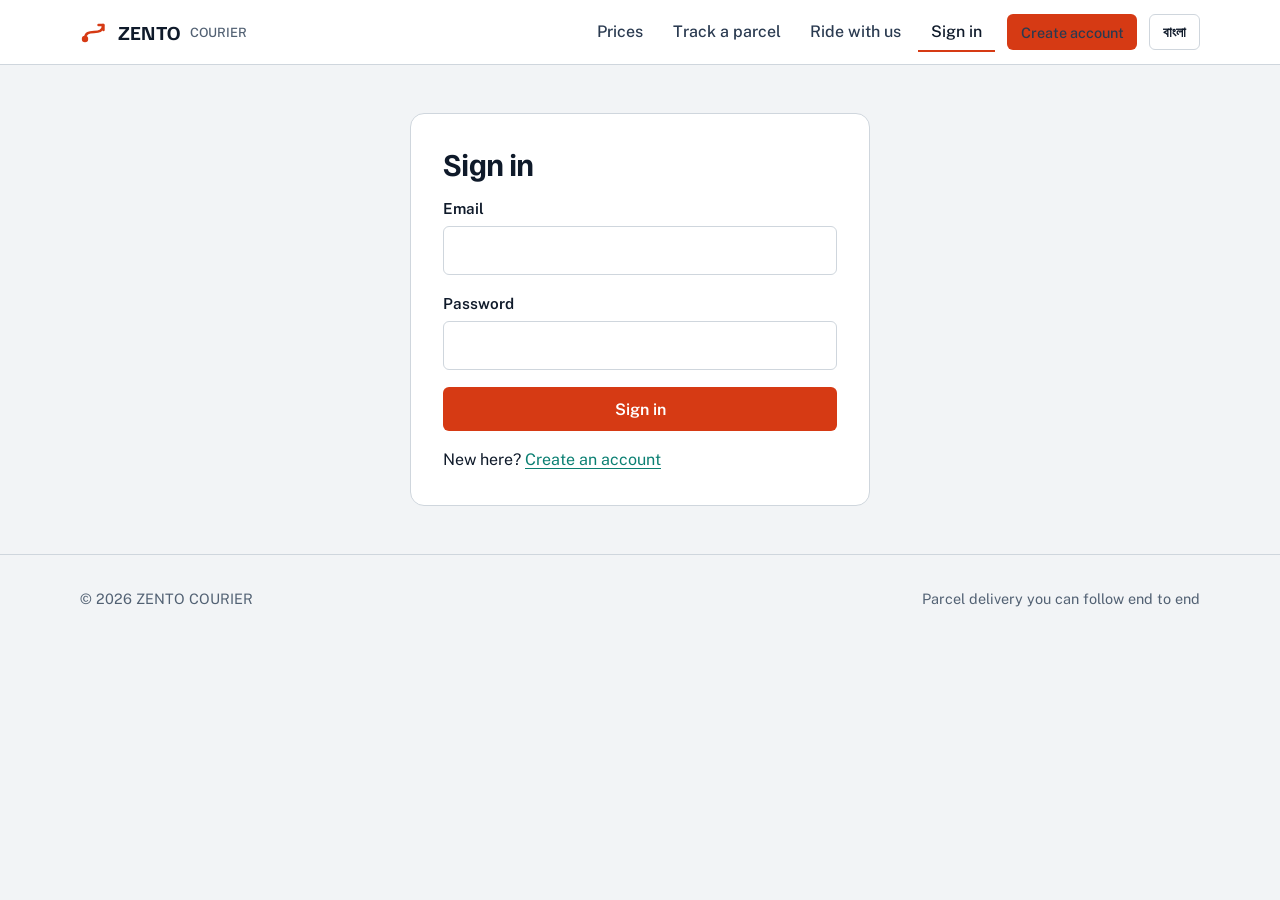
<file: frontend/book.html>
<!doctype html>
<html lang="en">
<head>
<meta charset="utf-8"><meta name="viewport" content="width=device-width, initial-scale=1"><meta name="color-scheme" content="light dark">
<link rel="preconnect" href="https://fonts.googleapis.com"><link rel="preconnect" href="https://fonts.gstatic.com" crossorigin>
<link href="https://fonts.googleapis.com/css2?family=Familjen+Grotesk:wght@500;700&family=Public+Sans:wght@400;500;600&display=swap" rel="stylesheet">
<link rel="stylesheet" href="css/style.css">
<title>Book a parcel | ZENTO COURIER</title>
<meta name="description" content="Book a pickup and get a tracking number.">
</head>
<body>
<a class="skip" href="#main">Skip to content</a>
<header class="site-header" id="site-header"></header>
<main id="main">

<div class="shell page">
  <div class="page-head"><h1 style="font-size:clamp(2rem,5vw,3rem)">Book a parcel</h1><p class="muted">The price on the right is taken from your wallet when you confirm. It updates as you fill in the form.</p></div>
  <div class="layout-aside" id="book-layout">
    <form class="card" id="book-form"><div class="form-error" role="alert" hidden></div>
      <div id="sender"></div><div id="recipient"></div>
      <fieldset><legend>Distance and speed</legend>
        <div class="choice-row" id="zone-choices" role="radiogroup" aria-label="Zone"></div><p class="err" data-for="zone"></p>
        <div class="choice-row" id="service-choices" role="radiogroup" aria-label="Service" style="margin-top:.8rem"></div><p class="err" data-for="service"></p>
      </fieldset>
      <fieldset><legend>The parcel</legend><div id="parcel"></div></fieldset>
      <button class="btn btn-primary" type="submit">Confirm booking</button>
    </form>
    <aside class="quote sticky" id="quote-panel" aria-live="polite"></aside>
  </div>
  <div class="card success narrow" id="done" hidden></div>
</div>
</main>
<footer class="site-footer" id="site-footer"></footer>
<noscript><p class="shell" style="padding:1rem">ZENTO COURIER needs JavaScript to run. Please enable it and reload.</p></noscript>
<script type="module" src="js/book.js"></script>
</body>
</html>
</file>
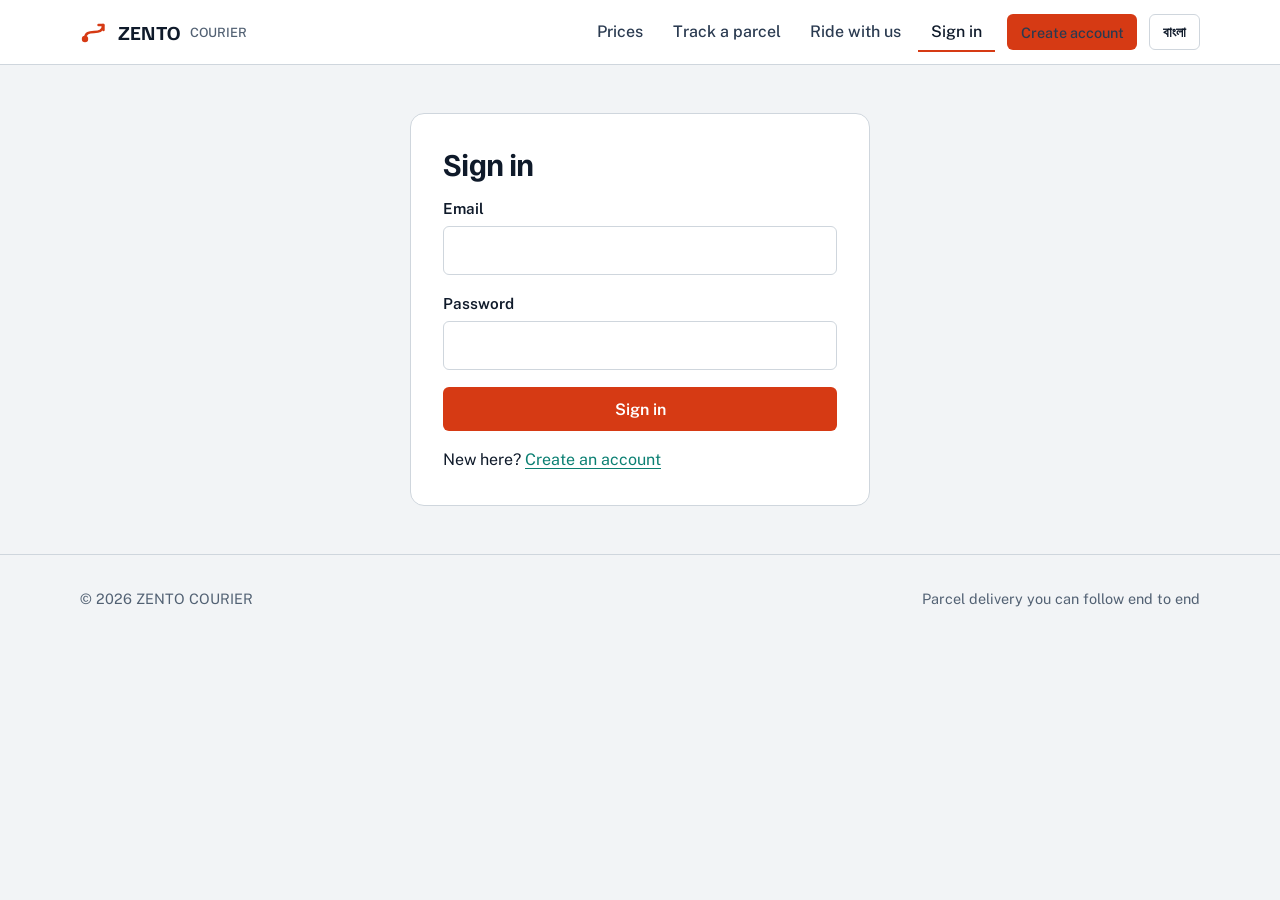
<file: frontend/dashboard.html>
<!doctype html>
<html lang="en">
<head>
<meta charset="utf-8"><meta name="viewport" content="width=device-width, initial-scale=1"><meta name="color-scheme" content="light dark">
<link rel="preconnect" href="https://fonts.googleapis.com"><link rel="preconnect" href="https://fonts.gstatic.com" crossorigin>
<link href="https://fonts.googleapis.com/css2?family=Familjen+Grotesk:wght@500;700&family=Public+Sans:wght@400;500;600&display=swap" rel="stylesheet">
<link rel="stylesheet" href="css/style.css">
<title>My parcels | ZENTO COURIER</title>
<meta name="description" content="Your bookings and their status.">
</head>
<body>
<a class="skip" href="#main">Skip to content</a>
<header class="site-header" id="site-header"></header>
<main id="main">

<div class="shell page">
  <div class="page-head toolbar"><div><h1 style="font-size:clamp(2rem,5vw,3rem);margin:0" id="greeting">My parcels</h1></div><a class="btn btn-primary" href="book.html">Book a parcel</a></div>
  <div class="stats" id="stats"></div>
  <div class="toolbar"><h2 style="margin:0;font-size:1.3rem">All bookings</h2>
    <div><label class="skip" for="filter">Filter by status</label><select id="filter"><option value="">All statuses</option></select></div></div>
  <div id="list" aria-live="polite"></div>
  <div class="pager" id="pager"></div>
  <dialog id="detail" aria-labelledby="detail-title"></dialog>
</div>
</main>
<footer class="site-footer" id="site-footer"></footer>
<noscript><p class="shell" style="padding:1rem">ZENTO COURIER needs JavaScript to run. Please enable it and reload.</p></noscript>
<script type="module" src="js/dashboard.js"></script>
</body>
</html>
</file>
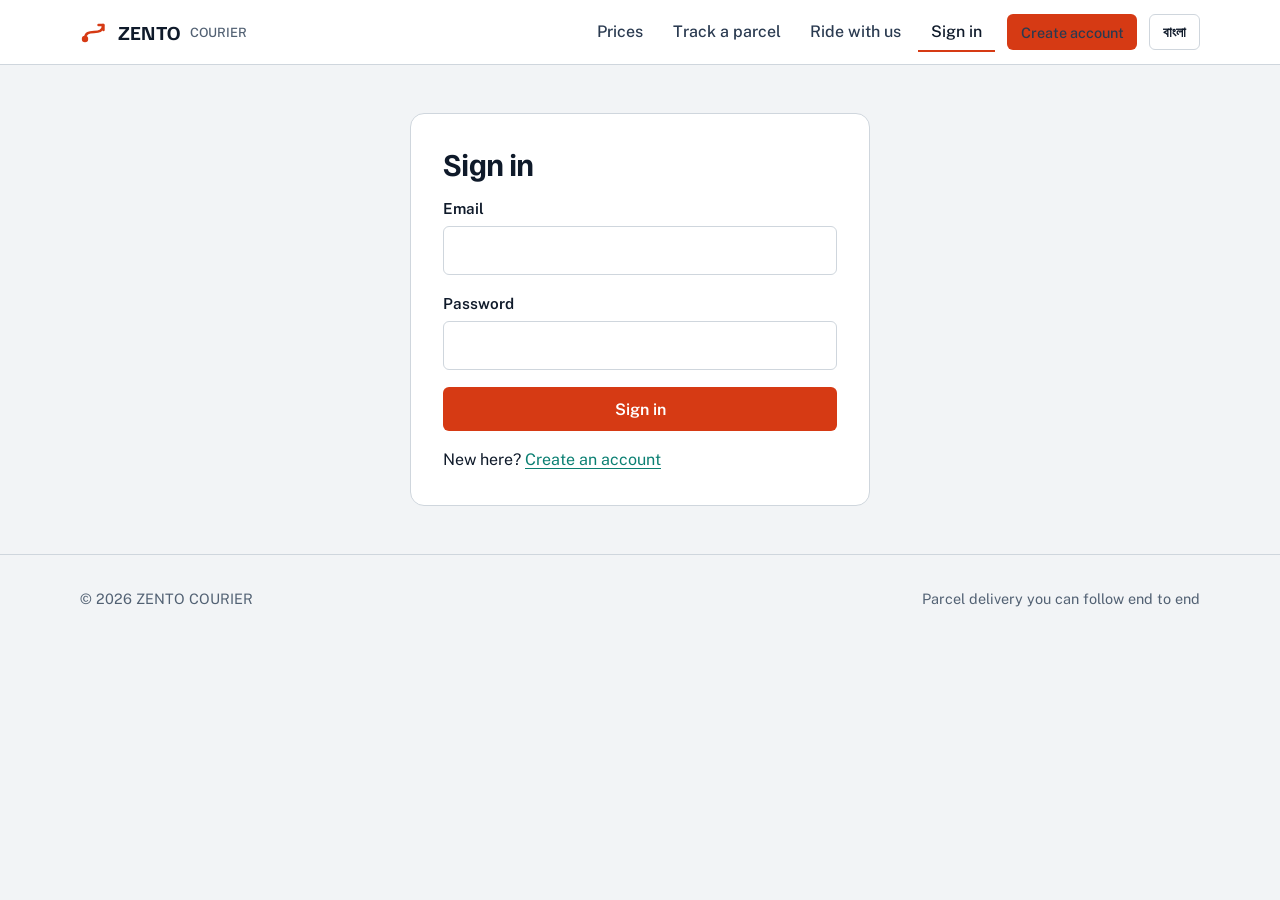
<file: frontend/login.html>
<!doctype html>
<html lang="en">
<head>
<meta charset="utf-8"><meta name="viewport" content="width=device-width, initial-scale=1"><meta name="color-scheme" content="light dark">
<link rel="preconnect" href="https://fonts.googleapis.com"><link rel="preconnect" href="https://fonts.gstatic.com" crossorigin>
<link href="https://fonts.googleapis.com/css2?family=Familjen+Grotesk:wght@500;700&family=Public+Sans:wght@400;500;600&display=swap" rel="stylesheet">
<link rel="stylesheet" href="css/style.css">
<title>Sign in | ZENTO COURIER</title>
<meta name="description" content="Sign in to book and manage parcels.">
</head>
<body>
<a class="skip" href="#main">Skip to content</a>
<header class="site-header" id="site-header"></header>
<main id="main">

<div class="shell"><div class="card narrow">
  <h1 style="font-size:2rem">Sign in</h1>
  <form id="login-form"><div class="form-error" role="alert" hidden></div><div id="fields"></div>
    <button class="btn btn-primary" type="submit" style="width:100%">Sign in</button></form>
  <p style="margin:1rem 0 0">New here? <a href="register.html">Create an account</a></p>
</div></div>
</main>
<footer class="site-footer" id="site-footer"></footer>
<noscript><p class="shell" style="padding:1rem">ZENTO COURIER needs JavaScript to run. Please enable it and reload.</p></noscript>
<script type="module" src="js/login.js"></script>
</body>
</html>
</file>
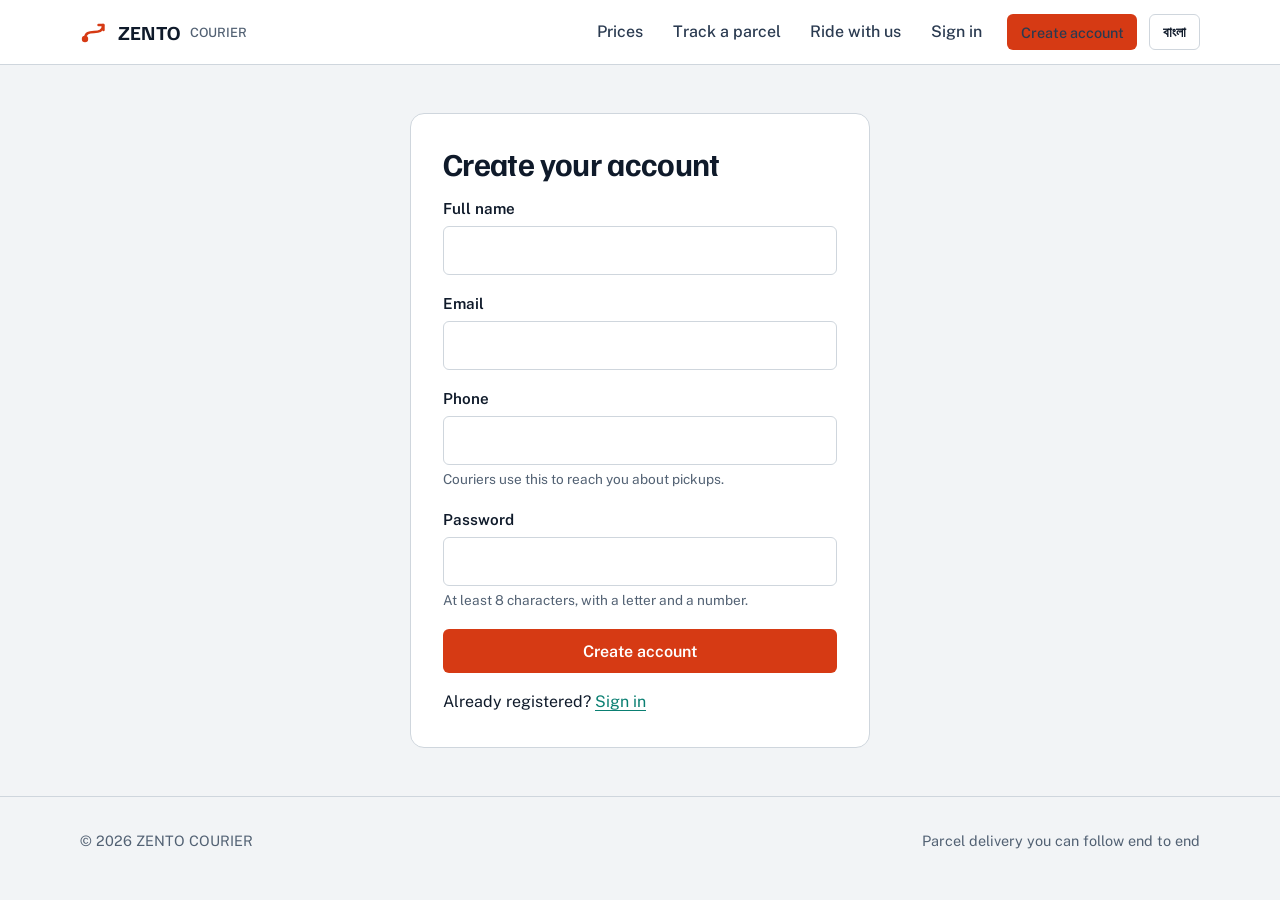
<file: frontend/register.html>
<!doctype html>
<html lang="en">
<head>
<meta charset="utf-8"><meta name="viewport" content="width=device-width, initial-scale=1"><meta name="color-scheme" content="light dark">
<link rel="preconnect" href="https://fonts.googleapis.com"><link rel="preconnect" href="https://fonts.gstatic.com" crossorigin>
<link href="https://fonts.googleapis.com/css2?family=Familjen+Grotesk:wght@500;700&family=Public+Sans:wght@400;500;600&display=swap" rel="stylesheet">
<link rel="stylesheet" href="css/style.css">
<title>Create account | ZENTO COURIER</title>
<meta name="description" content="Create a free ZENTO COURIER account.">
</head>
<body>
<a class="skip" href="#main">Skip to content</a>
<header class="site-header" id="site-header"></header>
<main id="main">

<div class="shell"><div class="card narrow">
  <h1 style="font-size:2rem">Create your account</h1>
  <form id="register-form"><div class="form-error" role="alert" hidden></div><div id="fields"></div>
    <button class="btn btn-primary" type="submit" style="width:100%">Create account</button></form>
  <p style="margin:1rem 0 0">Already registered? <a href="login.html">Sign in</a></p>
</div></div>
</main>
<footer class="site-footer" id="site-footer"></footer>
<noscript><p class="shell" style="padding:1rem">ZENTO COURIER needs JavaScript to run. Please enable it and reload.</p></noscript>
<script type="module" src="js/register.js"></script>
</body>
</html>
</file>
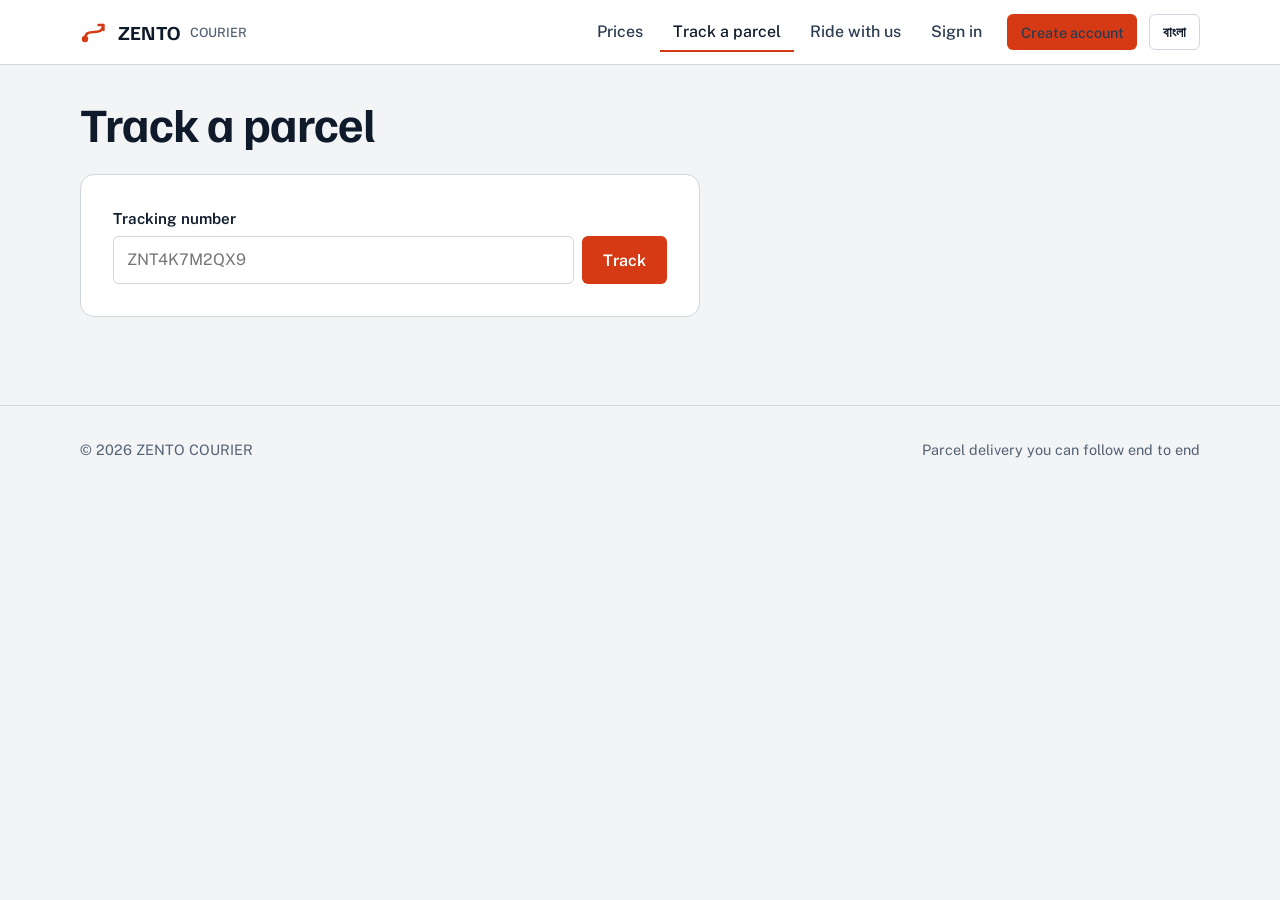
<file: frontend/track.html>
<!doctype html>
<html lang="en">
<head>
<meta charset="utf-8"><meta name="viewport" content="width=device-width, initial-scale=1"><meta name="color-scheme" content="light dark">
<link rel="preconnect" href="https://fonts.googleapis.com"><link rel="preconnect" href="https://fonts.gstatic.com" crossorigin>
<link href="https://fonts.googleapis.com/css2?family=Familjen+Grotesk:wght@500;700&family=Public+Sans:wght@400;500;600&display=swap" rel="stylesheet">
<link rel="stylesheet" href="css/style.css">
<title>Track a parcel | ZENTO COURIER</title>
<meta name="description" content="Enter your tracking number to see where your parcel is.">
</head>
<body>
<a class="skip" href="#main">Skip to content</a>
<header class="site-header" id="site-header"></header>
<main id="main">

<div class="shell page">
  <div class="page-head"><h1 style="font-size:clamp(2rem,5vw,3rem)">Track a parcel</h1></div>
  <form class="card" id="track-form" style="max-width:620px">
    <div class="field" style="margin:0"><label for="n">Tracking number</label>
      <div class="track-form"><input id="n" name="n" placeholder="ZNT4K7M2QX9" autocomplete="off" autocapitalize="characters" required maxlength="20"><button class="btn btn-primary" type="submit">Track</button></div>
      <p class="err" id="track-error" role="alert"></p></div>
  </form>
  <section id="result" aria-live="polite" style="margin-top:1.5rem"></section>
</div>
</main>
<footer class="site-footer" id="site-footer"></footer>
<noscript><p class="shell" style="padding:1rem">ZENTO COURIER needs JavaScript to run. Please enable it and reload.</p></noscript>
<script type="module" src="js/track.js"></script>
</body>
</html>
</file>
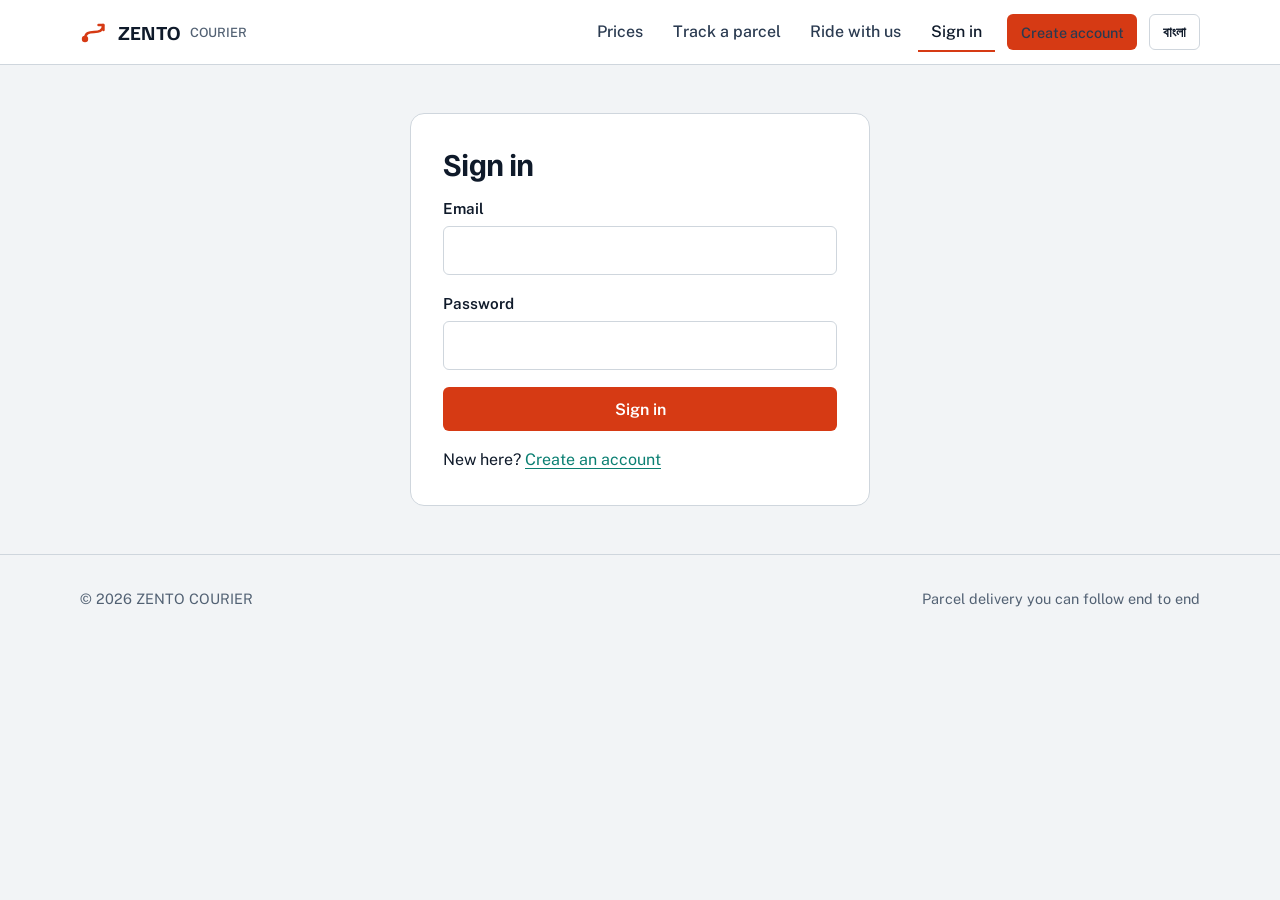
<file: frontend/wallet.html>
<!doctype html>
<html lang="en">
<head>
<meta charset="utf-8"><meta name="viewport" content="width=device-width, initial-scale=1"><meta name="color-scheme" content="light dark">
<link rel="preconnect" href="https://fonts.googleapis.com"><link rel="preconnect" href="https://fonts.gstatic.com" crossorigin>
<link href="https://fonts.googleapis.com/css2?family=Familjen+Grotesk:wght@500;700&family=Public+Sans:wght@400;500;600&display=swap" rel="stylesheet">
<link rel="stylesheet" href="css/style.css">
<title>My wallet | ZENTO COURIER</title>
<meta name="description" content="Deposit, withdraw and see your ZENTO COURIER wallet.">
<link rel="icon" type="image/png" sizes="32x32" href="icons/favicon-32.png"><link rel="apple-touch-icon" href="icons/apple-touch-icon.png">
</head>
<body>
<a class="skip" href="#main">Skip to content</a>
<header class="site-header" id="site-header"></header>
<main id="main">
<div class="shell page">
  <div class="page-head"><h1 style="font-size:clamp(2rem,5vw,3rem)">My wallet</h1><p class="muted">Bookings are paid from your wallet. Deposit first, then book.</p></div>
  <div id="wallet-root" aria-live="polite"></div>
</div>
</main>
<footer class="site-footer" id="site-footer"></footer>
<noscript><p class="shell" style="padding:1rem">ZENTO COURIER needs JavaScript to run. Please enable it and reload.</p></noscript>
<script type="module" src="js/wallet.js"></script>
</body>
</html>
</file>
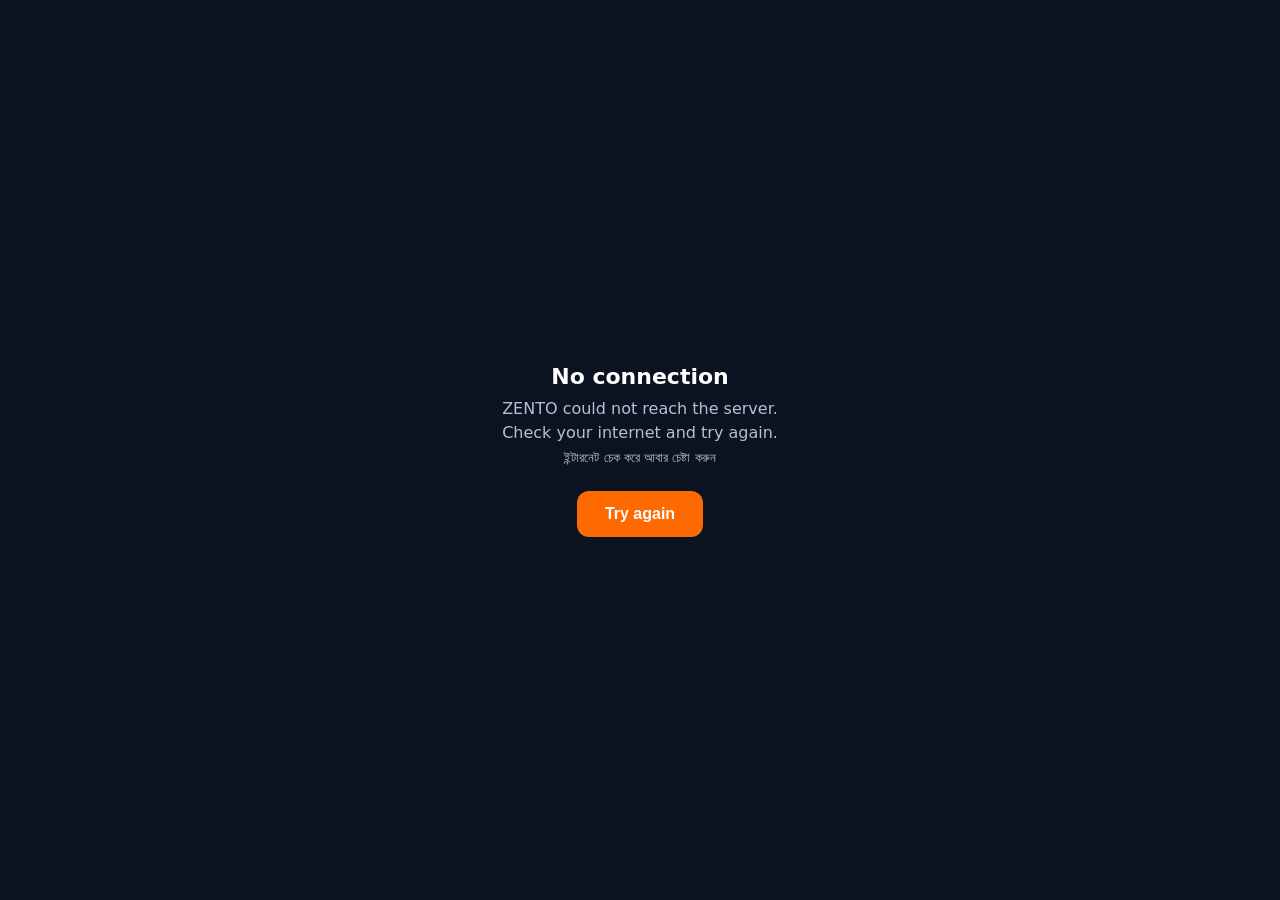
<file: android/app/src/main/assets/offline.html>
<!doctype html>
<html lang="en"><head><meta charset="utf-8"><meta name="viewport" content="width=device-width, initial-scale=1">
<title>Offline</title>
<style>
  body{margin:0;min-height:100vh;display:flex;align-items:center;justify-content:center;background:#0b1220;color:#fff;font-family:system-ui,sans-serif;text-align:center;padding:24px;box-sizing:border-box}
  h1{font-size:22px;margin:0 0 8px} p{color:#b6c0d4;margin:0 0 22px;line-height:1.5}
  button{background:#ff6a00;color:#fff;border:0;border-radius:12px;padding:14px 28px;font-size:16px;font-weight:600}
</style></head>
<body><div>
  <h1>No connection</h1>
  <p>ZENTO could not reach the server.<br>Check your internet and try again.<br><small>ইন্টারনেট চেক করে আবার চেষ্টা করুন</small></p>
  <button onclick="retry()">Try again</button>
</div>
<script>
  function retry(){ if (window.ZentoBridge) ZentoBridge.retry(); }
  window.addEventListener('online', retry);
</script></body></html>
</file>
<file: frontend/css/style.css>
/* ZENTO COURIER - waybill-inspired design system.
   Ink + paper with a teal route line and a flare-orange action colour. */
:root {
  --ink: #0f1a2a; --ink-2: #2a3a50; --muted: #526173;
  --paper: #f2f4f6; --card: #ffffff; --line: #cfd6dd; --line-soft: #e4e9ee;
  --teal: #0a7f72; --teal-soft: #dff2ef; --flare: #d63a14; --flare-dark: #b52f0e; --flare-soft: #fde9e3;
  --amber: #8a5a00; --amber-soft: #fff1d1; --blue: #1c5db0; --blue-soft: #e1ecfa; --grey-soft: #e8ebef;
  --radius: 6px; --radius-lg: 14px;
  --font-display: "Familjen Grotesk", "Segoe UI", system-ui, sans-serif;
  --font-body: "Public Sans", "Segoe UI", system-ui, -apple-system, sans-serif;
  --shell: 1120px;
}
@media (prefers-color-scheme: dark) {
  :root:not([data-theme="light"]) {
    --ink: #eef2f6; --ink-2: #c9d3de; --muted: #9fb0c2; --paper: #0c1420; --card: #131f2e; --line: #2c3c50; --line-soft: #1f2e41;
    --teal: #38c4b2; --teal-soft: #11332f; --flare: #ff6a45; --flare-dark: #ff8566; --flare-soft: #3a1c14;
    --amber: #f0b429; --amber-soft: #382a0b; --blue: #7fb0f0; --blue-soft: #14283f; --grey-soft: #1b2a3b;
  }
}
*, *::before, *::after { box-sizing: border-box; }
html { scroll-behavior: smooth; }
body { margin: 0; background: var(--paper); color: var(--ink); font: 400 1rem/1.6 var(--font-body); -webkit-font-smoothing: antialiased; }
h1, h2, h3 { font-family: var(--font-display); line-height: 1.1; margin: 0 0 .5em; letter-spacing: -.02em; font-weight: 700; }
h1 { font-size: clamp(2.4rem, 6vw, 4.2rem); } h2 { font-size: clamp(1.6rem, 3.4vw, 2.3rem); } h3 { font-size: 1.15rem; letter-spacing: -.01em; }
p { margin: 0 0 1em; max-width: 68ch; } a { color: var(--teal); text-underline-offset: 3px; }
:focus-visible { outline: 3px solid var(--flare); outline-offset: 2px; border-radius: 3px; }
.skip { position: absolute; left: -999px; } .skip:focus { left: 1rem; top: 1rem; background: var(--card); padding: .5rem 1rem; z-index: 99; }
.shell { width: min(100% - 2.5rem, var(--shell)); margin-inline: auto; }
.muted { color: var(--muted); } .num { font-variant-numeric: tabular-nums; }
[hidden] { display: none !important; }

/* Header */
.site-header { background: var(--card); border-bottom: 1px solid var(--line); position: sticky; top: 0; z-index: 20; }
.site-header .shell { display: flex; align-items: center; gap: 1.5rem; min-height: 64px; }
.logo { display: inline-flex; align-items: center; gap: .6rem; font: 700 1.25rem var(--font-display); letter-spacing: .02em; color: var(--ink); text-decoration: none; }
.logo svg { color: var(--flare); } .logo small { font: 500 .8rem var(--font-body); color: var(--muted); letter-spacing: 0; }
.nav { display: flex; gap: .25rem; margin-left: auto; align-items: center; flex-wrap: wrap; }
.nav a { padding: .45rem .8rem; color: var(--ink-2); text-decoration: none; border-radius: var(--radius); font-weight: 500; }
.nav a:hover { background: var(--grey-soft); } .nav a[aria-current="page"] { color: var(--ink); box-shadow: inset 0 -2px 0 var(--flare); border-radius: 0; }
.nav .btn { margin-left: .5rem; }
.btn.menu-toggle { display: none; margin-left: auto; }
@media (max-width: 760px) {
  .btn.menu-toggle { display: inline-flex; } .site-header .shell { flex-wrap: wrap; padding-block: .4rem; }
  .nav { display: none; width: 100%; flex-direction: column; align-items: stretch; margin: 0 0 .6rem; } .nav.open { display: flex; }
  .nav .btn { margin: .3rem 0 0; }
}

/* Buttons */
.btn { display: inline-flex; align-items: center; justify-content: center; gap: .5rem; padding: .7rem 1.25rem; border-radius: var(--radius); border: 1.5px solid transparent; font: 600 1rem var(--font-body); cursor: pointer; text-decoration: none; min-height: 44px; transition: background .15s, border-color .15s; }
.btn-primary { background: var(--flare); color: #fff; } .btn-primary:hover { background: var(--flare-dark); }
.btn-ghost { background: transparent; color: var(--ink); border-color: var(--line); } .btn-ghost:hover { border-color: var(--ink); }
.btn-danger { background: transparent; color: var(--flare); border-color: var(--flare); } .btn-danger:hover { background: var(--flare-soft); }
.btn[disabled], .btn[aria-busy="true"] { opacity: .6; cursor: not-allowed; } .btn-sm { padding: .35rem .8rem; min-height: 36px; font-size: .9rem; }

/* Hero */
.hero { padding: clamp(2.5rem, 7vw, 5.5rem) 0 clamp(2.5rem, 6vw, 4.5rem); }
.hero .shell { display: grid; grid-template-columns: 1.1fr 1fr; gap: clamp(2rem, 5vw, 4.5rem); align-items: center; }
.hero p.lead { font-size: 1.2rem; color: var(--ink-2); }
.hero-actions { display: flex; gap: .75rem; flex-wrap: wrap; margin-top: 1.5rem; }
@media (max-width: 860px) { .hero .shell { grid-template-columns: 1fr; } }

/* Waybill card: the signature element */
.waybill { position: relative; background: var(--card); border: 1.5px solid var(--ink); border-radius: var(--radius); padding: 1.4rem 1.4rem 1.2rem; box-shadow: 8px 8px 0 var(--ink); }
.waybill::before, .waybill::after { content: ""; position: absolute; top: 5.4rem; width: 18px; height: 18px; background: var(--paper); border: 1.5px solid var(--ink); border-radius: 50%; }
.waybill::before { left: -10px; clip-path: inset(0 0 0 50%); } .waybill::after { right: -10px; clip-path: inset(0 50% 0 0); }
.waybill-head { display: flex; justify-content: space-between; align-items: baseline; padding-bottom: .9rem; border-bottom: 2px dashed var(--line); margin-bottom: 1rem; }
.waybill-head strong { font: 700 1.05rem var(--font-display); } .waybill-head span { color: var(--muted); font-size: .85rem; }
.track-form { display: flex; gap: .5rem; } .track-form input { flex: 1; min-width: 0; }
.route { list-style: none; margin: 1.1rem 0 0; padding: 0; }
.route li { position: relative; padding: 0 0 1.05rem 1.7rem; }
.route li:last-child { padding-bottom: 0; }
.route li::before { content: ""; position: absolute; left: 0; top: .35rem; width: 11px; height: 11px; border-radius: 50%; border: 2px solid var(--line); background: var(--card); }
.route li::after { content: ""; position: absolute; left: 5px; top: 1.1rem; bottom: -.2rem; width: 2px; background: var(--line); }
.route li:last-child::after { display: none; }
.route li.done::before { background: var(--teal); border-color: var(--teal); } .route li.done::after { background: var(--teal); }
.route li.now::before { background: var(--flare); border-color: var(--flare); box-shadow: 0 0 0 4px var(--flare-soft); }
.route li.cancelled::before { background: var(--muted); border-color: var(--muted); }
.route b { display: block; font-weight: 600; } .route small { color: var(--muted); display: block; }

/* Sections */
.section { padding: clamp(2.5rem, 6vw, 4.5rem) 0; } .section.alt { background: var(--card); border-block: 1px solid var(--line); }
.section-head { max-width: 640px; margin-bottom: 2rem; }
.steps { display: grid; grid-template-columns: repeat(3, 1fr); gap: 0; border: 1.5px solid var(--ink); border-radius: var(--radius); background: var(--card); }
.steps > div { padding: 1.5rem; } .steps > div + div { border-left: 1.5px dashed var(--line); }
.steps .n { font: 700 2.4rem var(--font-display); color: var(--flare); line-height: 1; margin-bottom: .6rem; }
.services { display: grid; grid-template-columns: repeat(3, 1fr); gap: 1.25rem; }
.service { padding: 1.4rem; border-top: 4px solid var(--teal); background: var(--paper); border-radius: 0 0 var(--radius) var(--radius); }
.service:nth-child(2) { border-color: var(--flare); } .service:nth-child(3) { border-color: var(--ink); }
.service .from { font: 700 1.9rem var(--font-display); } .service ul { padding-left: 1.1rem; margin: .5rem 0 0; color: var(--ink-2); }
@media (max-width: 760px) { .steps, .services { grid-template-columns: 1fr; } .steps > div + div { border-left: 0; border-top: 1.5px dashed var(--line); } }

/* Forms */
.card { background: var(--card); border: 1px solid var(--line); border-radius: var(--radius-lg); padding: clamp(1.25rem, 3vw, 2rem); }
.field { margin-bottom: 1.1rem; } .field label, .legend { display: block; font-weight: 600; margin-bottom: .3rem; font-size: .95rem; }
.hint { color: var(--muted); font-size: .85rem; margin: .25rem 0 0; }
input, select, textarea { width: 100%; padding: .65rem .8rem; border: 1.5px solid var(--line); border-radius: var(--radius); background: var(--card); color: var(--ink); font: inherit; min-height: 44px; }
input:hover, select:hover, textarea:hover { border-color: var(--muted); } input:focus, select:focus, textarea:focus { outline: 3px solid var(--flare); outline-offset: 0; border-color: var(--ink); }
input[aria-invalid="true"], select[aria-invalid="true"] { border-color: var(--flare); }
.err { color: var(--flare); font-size: .875rem; margin: .3rem 0 0; font-weight: 500; } .err:empty { display: none; }
.form-error { background: var(--flare-soft); color: var(--flare-dark); border-left: 4px solid var(--flare); padding: .75rem 1rem; border-radius: var(--radius); margin-bottom: 1rem; font-weight: 500; }
@media (prefers-color-scheme: dark) { :root:not([data-theme="light"]) .form-error { color: var(--flare); } }
.grid-2 { display: grid; grid-template-columns: 1fr 1fr; gap: 0 1rem; } .grid-3 { display: grid; grid-template-columns: repeat(3, 1fr); gap: 0 1rem; }
@media (max-width: 640px) { .grid-2, .grid-3 { grid-template-columns: 1fr; } }
.check { display: flex; gap: .6rem; align-items: center; } .check input { width: 20px; min-height: 20px; height: 20px; }
fieldset { border: 0; padding: 0; margin: 0 0 1.5rem; } fieldset > legend { font: 700 1.1rem var(--font-display); padding: 0; margin-bottom: .8rem; }
.choice-row { display: grid; grid-template-columns: repeat(auto-fit, minmax(150px, 1fr)); gap: .6rem; }
.choice { position: relative; } .choice input { position: absolute; opacity: 0; inset: 0; width: 100%; height: 100%; cursor: pointer; }
.choice span { display: block; padding: .7rem .9rem; border: 1.5px solid var(--line); border-radius: var(--radius); background: var(--card); }
.choice span small { display: block; color: var(--muted); font-weight: 400; } .choice span b { font-weight: 600; }
.choice input:checked + span { border-color: var(--ink); box-shadow: inset 0 0 0 1px var(--ink); background: var(--teal-soft); }
.choice input:focus-visible + span { outline: 3px solid var(--flare); outline-offset: 2px; } .choice input:disabled + span { opacity: .45; }
.narrow { max-width: 460px; margin: 3rem auto; } .page { padding: 2rem 0 4rem; } .page-head { margin-bottom: 1.5rem; }

/* Quote panel */
.layout-aside { display: grid; grid-template-columns: 1fr 340px; gap: 1.5rem; align-items: start; } .sticky { position: sticky; top: 84px; }
@media (max-width: 920px) { .layout-aside { grid-template-columns: 1fr; } .sticky { position: static; } }
.quote { background: var(--ink); color: var(--paper); border-radius: var(--radius-lg); padding: 1.5rem; }
@media (prefers-color-scheme: dark) { :root:not([data-theme="light"]) .quote { background: #1a2a3f; color: #eef2f6; } }
.quote h2 { font-size: 1.1rem; color: inherit; margin-bottom: 1rem; }
.quote dl { margin: 0; } .quote .row { display: flex; justify-content: space-between; gap: 1rem; padding: .45rem 0; border-bottom: 1px dashed rgba(255,255,255,.25); }
.quote dt { opacity: .85; } .quote dd { margin: 0; font-variant-numeric: tabular-nums; }
.quote .total { display: flex; justify-content: space-between; align-items: baseline; margin-top: 1rem; font: 700 2rem var(--font-display); } .quote .total span:first-child { font: 500 1rem var(--font-body); }
.quote .eta { margin: .5rem 0 0; opacity: .85; font-size: .9rem; } .quote .empty { opacity: .8; margin: 0; }

/* Status badges */
.badge { display: inline-block; padding: .15rem .65rem; border-radius: 99px; font-size: .85rem; font-weight: 600; background: var(--grey-soft); color: var(--ink-2); white-space: nowrap; }
.badge.booked { background: var(--amber-soft); color: var(--amber); } .badge.picked_up, .badge.in_transit { background: var(--blue-soft); color: var(--blue); }
.badge.out_for_delivery { background: var(--teal-soft); color: var(--teal); } .badge.delivered { background: var(--teal); color: #fff; }
.badge.cancelled { background: var(--grey-soft); color: var(--muted); text-decoration: line-through; }
.tracking-no { font: 700 1.05rem var(--font-display); letter-spacing: .04em; font-variant-numeric: tabular-nums; }

/* Dashboard */
.stats { display: grid; grid-template-columns: repeat(4, 1fr); gap: 1rem; margin-bottom: 2rem; }
.stat { background: var(--card); border: 1px solid var(--line); border-radius: var(--radius-lg); padding: 1.1rem 1.2rem; } .stat b { display: block; font: 700 2rem var(--font-display); line-height: 1.1; } .stat span { color: var(--muted); font-size: .9rem; }
@media (max-width: 820px) { .stats { grid-template-columns: repeat(2, 1fr); } }
.toolbar { display: flex; gap: 1rem; justify-content: space-between; align-items: end; flex-wrap: wrap; margin-bottom: 1rem; } .toolbar select { width: auto; min-width: 180px; }
.table-wrap { overflow-x: auto; background: var(--card); border: 1px solid var(--line); border-radius: var(--radius-lg); }
table { width: 100%; border-collapse: collapse; } th, td { text-align: left; padding: .8rem 1rem; border-bottom: 1px solid var(--line-soft); vertical-align: middle; }
th { font-size: .85rem; color: var(--muted); font-weight: 600; background: var(--paper); } tr:last-child td { border-bottom: 0; } td.right, th.right { text-align: right; }
@media (max-width: 720px) {
  thead { position: absolute; left: -999px; } table, tbody, tr, td { display: block; } tr { padding: .8rem 1rem; border-bottom: 1px solid var(--line); } td { border: 0; padding: .15rem 0; } td.right { text-align: left; }
}
.pager { display: flex; justify-content: space-between; align-items: center; margin-top: 1rem; }
.empty-state { text-align: center; padding: 3rem 1rem; } .empty-state p { margin-inline: auto; }
dialog { border: 1.5px solid var(--ink); border-radius: var(--radius-lg); padding: 0; width: min(640px, calc(100% - 2rem)); max-height: 90vh; background: var(--card); color: var(--ink); }
dialog::backdrop { background: rgba(10,16,26,.6); } .dialog-body { padding: 1.5rem; } .dialog-head { display: flex; justify-content: space-between; gap: 1rem; align-items: start; }
.kv { display: grid; grid-template-columns: 9rem 1fr; gap: .35rem 1rem; margin: 1rem 0; } .kv dt { color: var(--muted); } .kv dd { margin: 0; overflow-wrap: anywhere; }
@media (max-width: 520px) { .kv { grid-template-columns: 1fr; } .kv dd { margin-bottom: .5rem; } }
.success { text-align: center; } .success .tracking-no { font-size: 1.8rem; display: block; margin: .5rem 0 1.25rem; }

/* Footer, toast, loading */
.site-footer { border-top: 1px solid var(--line); padding: 2rem 0; color: var(--muted); font-size: .9rem; } .site-footer .shell { display: flex; justify-content: space-between; gap: 1rem; flex-wrap: wrap; }
.toast { position: fixed; bottom: 1.25rem; left: 50%; transform: translateX(-50%); background: var(--ink); color: var(--paper); padding: .75rem 1.25rem; border-radius: var(--radius); z-index: 50; max-width: calc(100% - 2rem); }
.skeleton { background: linear-gradient(90deg, var(--grey-soft), var(--line-soft), var(--grey-soft)); background-size: 200% 100%; animation: shimmer 1.4s infinite; border-radius: var(--radius); min-height: 1.2rem; }
@keyframes shimmer { to { background-position: -200% 0; } }
@media (prefers-reduced-motion: reduce) { * { animation: none !important; transition: none !important; scroll-behavior: auto !important; } }

/* Bangla: a font with Bangla letters first, looser line height */
html[lang="bn"] { --font-display: "Hind Siliguri", "Noto Sans Bengali", "Segoe UI", system-ui, sans-serif; --font-body: "Hind Siliguri", "Noto Sans Bengali", "Segoe UI", system-ui, sans-serif; }
html[lang="bn"] h1, html[lang="bn"] h2, html[lang="bn"] h3 { letter-spacing: 0; line-height: 1.3; }
.lang-toggle { font-weight: 600; }
.lang-top { display: none; }
@media (max-width: 760px) { .lang-top { display: inline-flex; margin-left: auto; } .btn.menu-toggle { margin-left: .5rem; } .nav .lang-nav { display: none; } }
</file>
